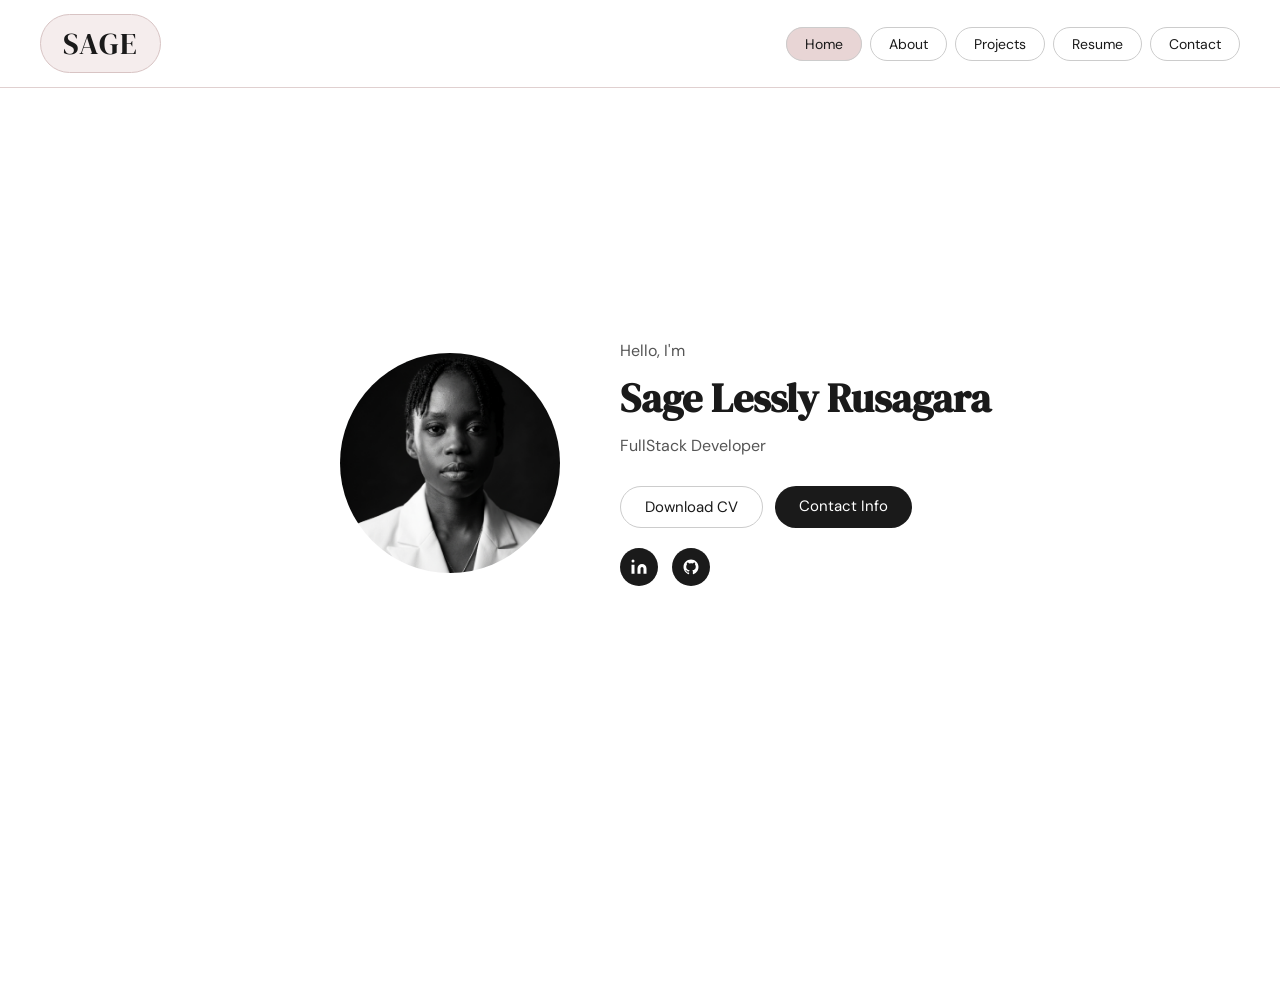
<file: index.html>
<!DOCTYPE html>
<html lang="en">
<head>
    <meta charset="UTF-8">
    <meta name="viewport" content="width=device-width, initial-scale=1.0">
    <link rel="stylesheet" href="style.css">
    <title>Home</title>
</head>
<body>
    <nav>
        <div class="logo">SAGE</div>
        <ul class="nav-links">
          <li><a href="#home" class="active">Home</a></li>
          <li><a href="about.html">About</a></li>
          <li><a href="projects.html">Projects</a></li>
          <li><a href="resume.html">Resume</a></li>
          <li><a href="contact.html">Contact</a></li>
        </ul>
    </nav>
    <section id="home">
        <div class="content">
          <img src="./Profile.png" alt="Sage" class="avatar">
          <div class="home-text">
            <p class="greeting">Hello, I'm</p>
            <h1>Sage Lessly Rusagara</h1>
            <p class="role">FullStack Developer</p>
            <div class="btn-group">
              <a href="#" class="btn btn-outline">Download CV</a>
              <a href="contact.html" class="btn btn-solid">Contact Info</a>
            </div>
    
            <div class="social-icons">
              <a href="#" aria-label="LinkedIn">
                <svg width="18" height="18" viewBox="0 0 24 24" fill="currentColor">
                  <path d="M16 8a6 6 0 016 6v7h-4v-7a2 2 0 00-2-2 2 2 0 00-2 2v7h-4v-7a6 6 0 016-6zM2 9h4v12H2z"/>
                  <circle cx="4" cy="4" r="2"/>
                </svg>
              </a>
              <a href="#" aria-label="GitHub">
                <svg width="18" height="18" viewBox="0 0 24 24" fill="currentColor">
                  <path d="M12 2C6.477 2 2 6.484 2 12.017c0 4.425 2.865 8.18 6.839 9.504.5.092.682-.217.682-.483 0-.237-.008-.868-.013-1.703-2.782.605-3.369-1.343-3.369-1.343-.454-1.158-1.11-1.466-1.11-1.466-.908-.62.069-.608.069-.608 1.003.07 1.531 1.032 1.531 1.032.892 1.53 2.341 1.088 2.91.832.092-.647.35-1.088.636-1.338-2.22-.253-4.555-1.113-4.555-4.951 0-1.093.39-1.988 1.029-2.688-.103-.253-.446-1.272.098-2.65 0 0 .84-.27 2.75 1.026A9.564 9.564 0 0112 6.844c.85.004 1.705.115 2.504.337 1.909-1.296 2.747-1.027 2.747-1.027.546 1.379.202 2.398.1 2.651.64.7 1.028 1.595 1.028 2.688 0 3.848-2.339 4.695-4.566 4.943.359.309.678.92.678 1.855 0 1.338-.012 2.419-.012 2.747 0 .268.18.58.688.482A10.019 10.019 0 0022 12.017C22 6.484 17.522 2 12 2z"/>
                </svg>
              </a>
            </div>
          </div>
        </div>
      </section>
    
</body>
</html>
</file>
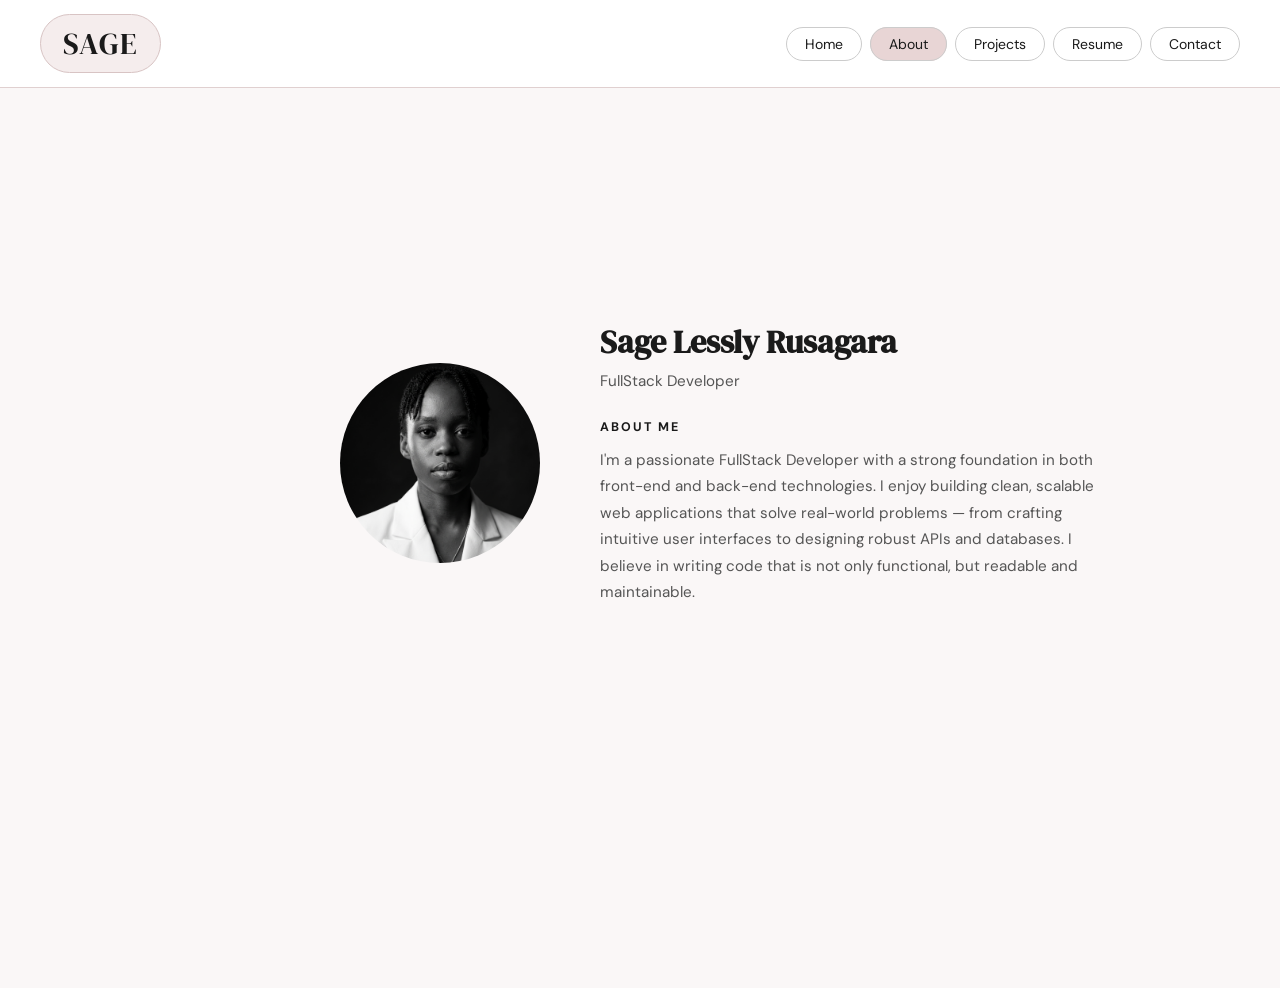
<file: about.html>
<!DOCTYPE html>
<html lang="en">
<head>
    <meta charset="UTF-8">
    <meta name="viewport" content="width=device-width, initial-scale=1.0">
    <link rel="stylesheet" href="style.css">
    <title>About</title>
</head>
<body>
    <nav>
        <div class="logo">SAGE</div>
        <ul class="nav-links">
          <li><a href="index.html">Home</a></li>
          <li><a href="#about" class="active">About</a></li>
          <li><a href="projects.html">Projects</a></li>
          <li><a href="resume.html">Resume</a></li>
          <li><a href="contact.html">Contact</a></li>
        </ul>
    </nav>
    <section id="about">
        <div class="content">
          <img src="./Profile.png" alt="Sage" class="avatar">
          <div class="about-text">
            <h2>Sage Lessly Rusagara</h2>
            <p class="role">FullStack Developer</p>
            <h3>About Me</h3>
            <p>
              I'm a passionate FullStack Developer with a strong foundation in both
              front-end and back-end technologies. I enjoy building clean, scalable
              web applications that solve real-world problems — from crafting
              intuitive user interfaces to designing robust APIs and databases. I
              believe in writing code that is not only functional, but readable and
              maintainable.
            </p>
          </div>
        </div>
    </section>
</body>
</html>
</file>
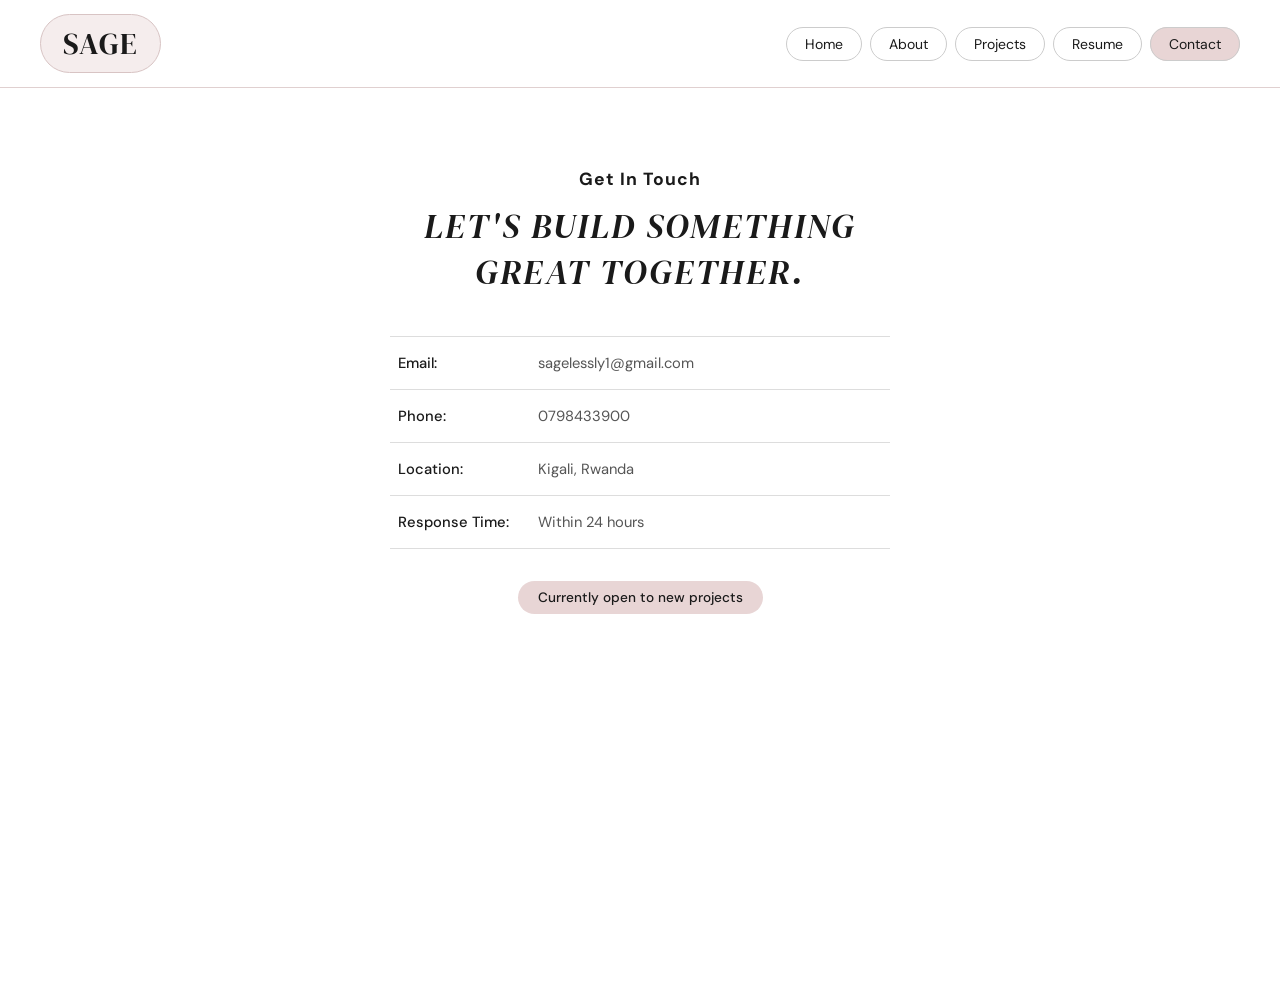
<file: contact.html>
<!DOCTYPE html>
<html lang="en">
<head>
    <meta charset="UTF-8">
    <meta name="viewport" content="width=device-width, initial-scale=1.0">
    <link rel="stylesheet" href="style.css">
    <title>Contact</title>
</head>
<body>
    <nav>
        <div class="logo">SAGE</div>
        <ul class="nav-links">
          <li><a href="index.html">Home</a></li>
          <li><a href="about.html">About</a></li>
          <li><a href="projects.html">Projects</a></li>
          <li><a href="resume.html">Resume</a></li>
          <li><a href="#contact" class="active">Contact</a></li>
        </ul>
    </nav>
    <section id="contact">
        <h2>Get In Touch</h2>
        <p class="contact-headline">Let's build something<br>great together.</p>
    
        <table class="contact-table">
          <tr>
            <td>Email:</td>
            <td>sagelessly1@gmail.com</td>
          </tr>
          <tr>
            <td>Phone:</td>
            <td>0798433900</td>
          </tr>
          <tr>
            <td>Location:</td>
            <td>Kigali, Rwanda</td>
          </tr>
          <tr>
            <td>Response Time:</td>
            <td>Within 24 hours</td>
          </tr>
        </table>
    
        <span class="available-badge">Currently open to new projects</span>
    </section>
    
</body>
</html>
</file>
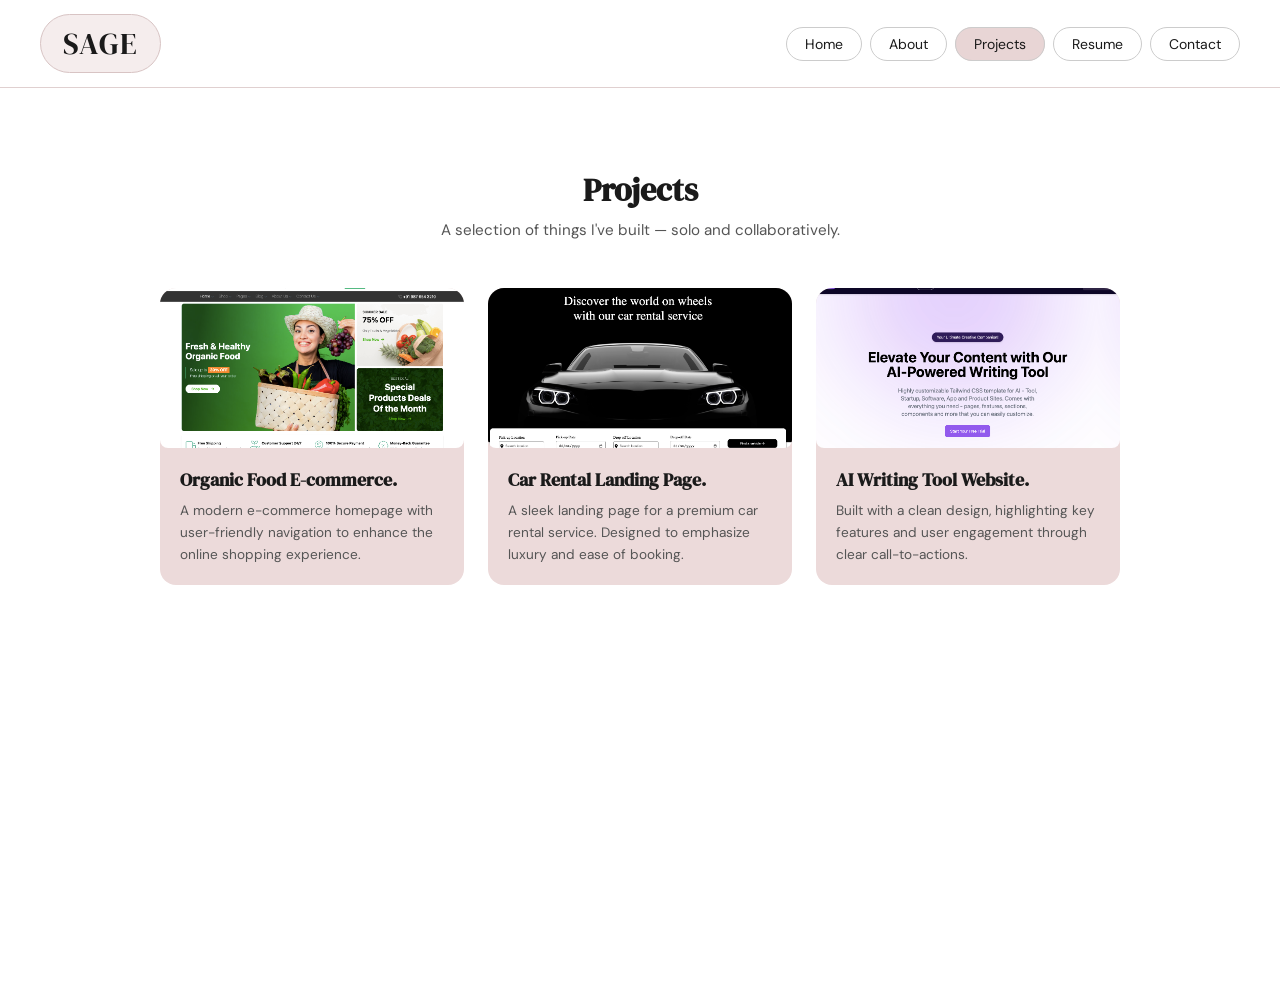
<file: projects.html>
<!DOCTYPE html>
<html lang="en">
<head>
    <meta charset="UTF-8">
    <meta name="viewport" content="width=device-width, initial-scale=1.0">
    <link rel="stylesheet" href="style.css">
    <title>Projects</title>
</head>
<body>
    <nav>
        <div class="logo">SAGE</div>
        <ul class="nav-links">
          <li><a href="index.html">Home</a></li>
          <li><a href="about.html">About</a></li>
          <li><a href="#projects" class="active">Projects</a></li>
          <li><a href="resume.html">Resume</a></li>
          <li><a href="contact.html">Contact</a></li>
        </ul>
    </nav>
    <section id="projects">
        <h2>Projects</h2>
        <p class="subtitle">A selection of things I've built — solo and collaboratively.</p>
        <div class="projects-grid">
            <div class="project-card">
            <img src="./Ecobazar.png" alt="Organic Food E-commerce" class="project-image">
            <div class="card-body">
              <h3>Organic Food E-commerce.</h3>
              <p>A modern e-commerce homepage with user-friendly navigation to enhance the online shopping experience.</p>
            </div>
            </div>

            <div class="project-card">
            <img src="./Car Rental.png" alt="Car Rental" class="project-image">
            <div class="card-body">
              <h3>Car Rental Landing Page.</h3>
              <p>A sleek landing page for a premium car rental service. Designed to emphasize luxury and ease of booking.</p>
            </div>
            </div>
    
            <div class="project-card">
            <img src="./AI tool.png" alt="AI Writing Tool" class="project-image">
            <div class="card-body">
              <h3>AI Writing Tool Website.</h3>
              <p>Built with a clean design, highlighting key features and user engagement through clear call-to-actions.</p>
            </div>
            </div>
        </div>
      </section>
    
    
</body>
</html>
</file>
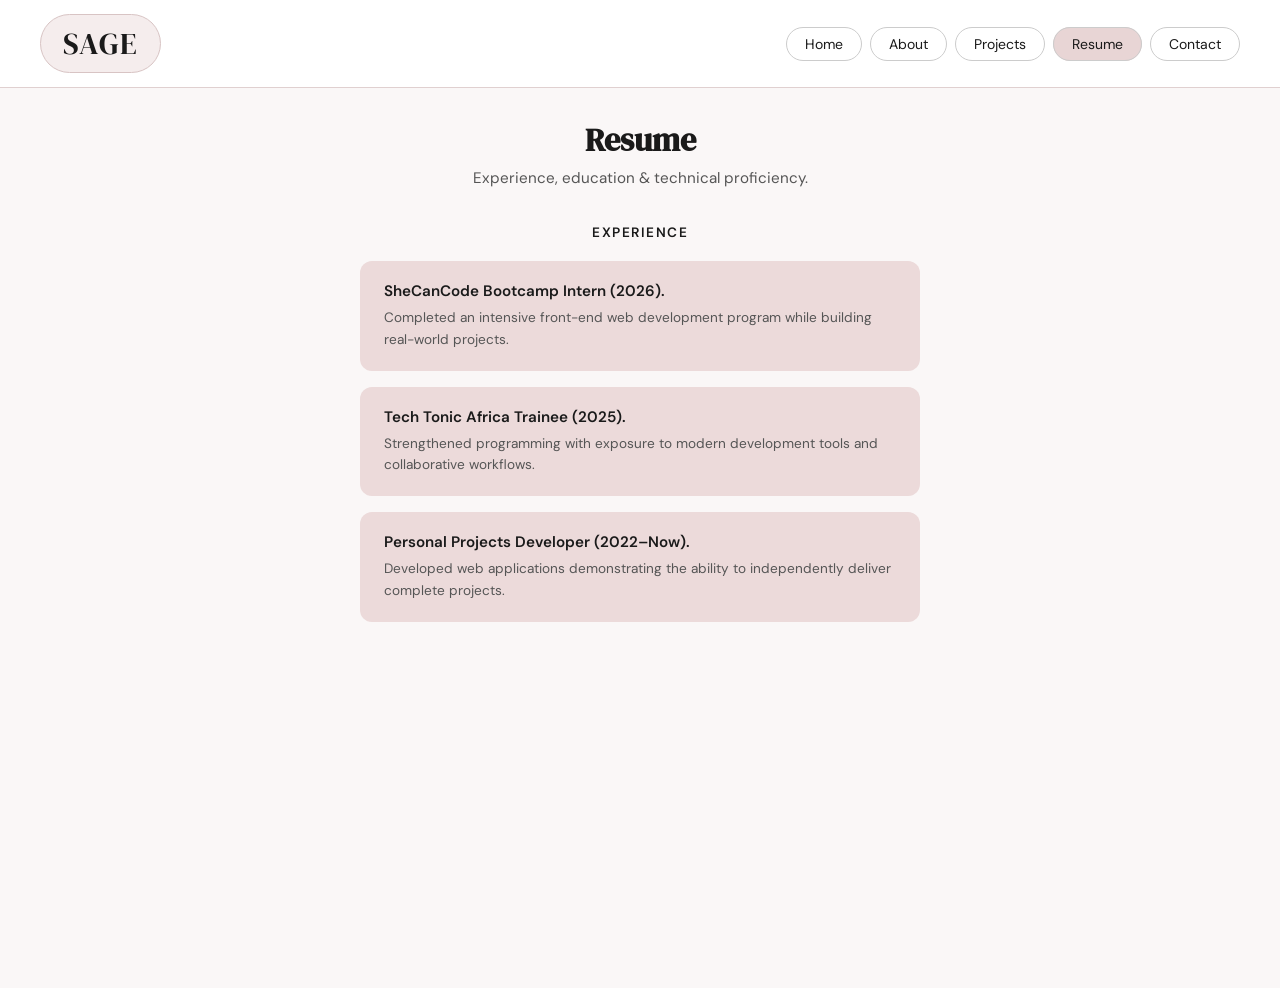
<file: resume.html>
<!DOCTYPE html>
<html lang="en">
<head>
    <meta charset="UTF-8">
    <meta name="viewport" content="width=device-width, initial-scale=1.0">
    <link rel="stylesheet" href="style.css">
    <title>Resume</title>
</head>
<body>
    <nav>
        <div class="logo">SAGE</div>
        <ul class="nav-links">
          <li><a href="index.html">Home</a></li>
          <li><a href="about.html">About</a></li>
          <li><a href="projects.html">Projects</a></li>
          <li><a href="#resume" class="active">Resume</a></li>
          <li><a href="contact.html">Contact</a></li>
        </ul>
      </nav>
    <section id="resume">
        <h2>Resume</h2>
        <p class="subtitle">Experience, education &amp; technical proficiency.</p>
        <h3>Experience</h3>

        <div class="resume-list">
          <div class="resume-item">
            <h4>SheCanCode Bootcamp Intern (2026).</h4>
            <p>Completed an intensive front-end web development program while building real-world projects.</p>
          </div>
          <div class="resume-item">
            <h4>Tech Tonic Africa Trainee (2025).</h4>
            <p>Strengthened programming with exposure to modern development tools and collaborative workflows.</p>
          </div>
          <div class="resume-item">
            <h4>Personal Projects Developer (2022–Now).</h4>
            <p>Developed web applications demonstrating the ability to independently deliver complete projects.</p>
          </div>
        </div>
      </section>
         
</body>
</html>
</file>
<file: style.css>
@import url('https://fonts.googleapis.com/css2?family=DM+Serif+Display:ital@0;1&family=DM+Sans:wght@300;400;500&display=swap');
/* ── CSS Variables ── */
:root {
    --pink:   #c9a8a8;
    --blush:  #e8d5d5;
    --card:   #ecdada;
    --black:  #1a1a1a;
    --grey:   #555;
    --white:  #ffffff;
    --nav-bg: #f5eded;
  }
  
  *{
      box-sizing: border-box;
      margin: 0;
      padding: 0;
    }  
  
  body {
    font-family: 'DM Sans', sans-serif;
    color: var(--black);
    background: var(--white);
  }
/* Navbar */
nav {
    position: sticky;
    top: 0;
    z-index: 100;
    background: var(--white);
    border-bottom: 1px solid #e0d0d0;
    display: flex;
    align-items: center;
    justify-content: space-between;
    padding: 14px 40px;
  }
  .logo {
    font-family: 'DM Serif Display', serif;
    font-size: 30px;
    background: var(--nav-bg);
    border: 1px solid #d8c4c4;
    border-radius: 30px;
    padding: 8px 22px;
    letter-spacing: 1px;
  }
  .nav-links {
    display: flex;
    gap: 8px;
    list-style: none;
  }
  .nav-links a {
    text-decoration: none;
    color: var(--black);
    font-size: 14px;
    padding: 7px 18px;
    border: 1px solid #ccc;
    border-radius: 20px;
  }
  .nav-links a:hover,
  .nav-links a.active { background: var(--blush); }

/* Section */
section {
    min-height: 100vh;
    padding: 80px 40px;
    display: flex;
    align-items: center;
  }
  
  /* Home */
  #home .content {
    display: flex;
    align-items: center;
    gap: 60px;
    max-width: 800px;
    margin-bottom: 150px;
    margin-left: 300px;
  
  }
  .avatar {
    width: 220px;
    height: 220px;
    border-radius: 50%;
    background: var(--pink);
    object-fit: cover;
  }
  .home-text .greeting {
    font-size: 16px;
    color: var(--grey);
    margin-bottom: 10px;
  }
  .home-text h1 {
    font-family: 'DM Serif Display', serif;
    font-size: 40px;
    margin-bottom: 10px;
  }
  .home-text .role {
    font-size: 16px;
    color: var(--grey);
    margin-bottom: 30px;
  }
  .btn-group { display: flex; gap: 12px; flex-wrap: wrap; }
  .btn {
    padding: 10px 24px;
    border-radius: 30px;
    font-size: 15px;
    cursor: pointer;
    text-decoration: none;
    font-family: 'DM Sans', sans-serif;
  }
  .btn:hover { opacity: 0.8; }
  .btn-outline { border: 1px solid #ccc; color: var(--black); background: transparent; }
  .btn-solid   { border: none; background: var(--black); color: var(--white); }
  .social-icons { display: flex; gap: 14px; margin-top: 20px; }
  .social-icons a {
    display: inline-flex;
    align-items: center;
    justify-content: center;
    width: 38px; height: 38px;
    border-radius: 50%;
    background: var(--black);
    color: var(--white);
    text-decoration: none;
    font-size: 1rem;
  }
  .social-icons a:hover {
       background: var(--pink); 
       color: var(--black); 
  }
  /* About */
#about { 
    background: #faf7f7; 
}
#about .content {
  display: flex;
  align-items: center;
  gap: 60px;
  max-width: 900px;
  margin-bottom: 150px;
  margin-left: 300px;
}
#about .avatar { 
    width: 200px; 
    height: 200px; 
}
.about-text h2 {
  font-family: 'DM Serif Display', serif;
  font-size: 2rem;
  margin-bottom: 4px;
}
.about-text .role { 
    font-size: 0.95rem; color: var(--grey); 
    margin-bottom: 24px; 
}
.about-text h3 {
  font-size: 0.78rem;
  letter-spacing: 2px;
  text-transform: uppercase;
  margin-bottom: 12px;
  color: var(--black);
}
.about-text p {
  font-size: 0.95rem;
  line-height: 1.75;
  color: var(--grey);
  max-width: 520px;
}
/* Projects */
#projects { display: block; padding: 80px 40px; }
#projects h2 {
  font-family: 'DM Serif Display', serif;
  font-size: 2rem;
  text-align: center;
  margin-bottom: 8px;
}
#projects .subtitle {
  text-align: center;
  color: var(--grey);
  font-size: 0.95rem;
  margin-bottom: 48px;
}
.projects-grid {
  display: grid;
  grid-template-columns: repeat(auto-fit, minmax(250px, 1fr));
  gap: 24px;
  max-width: 960px;
  margin: 0 auto;
}
.project-card {
  background: var(--card);
  border-radius: 16px;
  overflow: hidden;
}
.project-image {
    width: 100%;
    height: auto;
    border-radius: 8px;
}
.project-card:hover { 
    transform: translateY(-4px); 
}
.project-card img {
  width: 100%;
  height: 160px;
  object-fit: cover;
  display: block;
}
.project-card .img-placeholder {
  width: 100%;
  height: 160px;
  display: flex;
  align-items: center;
  justify-content: center;
  font-size: 0.75rem;
  color: #888;
  background: #ddd;
}
.project-card .card-body { padding: 20px; }
.project-card h3 {
  font-family: 'DM Serif Display', serif;
  font-size: 1.1rem;
  margin-bottom: 8px;
}
.project-card p {
  font-size: 0.85rem;
  color: var(--grey);
  line-height: 1.6;
}
/* Resume */
#resume { 
    padding: 30px 40px;
    background: #faf7f7;
    display: flex; 
    flex-direction: column; 
    align-items: center; 
    min-height: 100vh; 
}
#resume h2 {
  font-family: 'DM Serif Display', serif;
  font-size: 2rem;
  margin-bottom: 6px;
}
#resume .subtitle { 
    color: var(--grey); 
    font-size: 0.95rem; 
    margin-bottom: 36px; 
}
#resume h3 {
  font-size: 0.85rem;
  letter-spacing: 1.5px;
  text-transform: uppercase;
  font-weight: 600;
  margin-bottom: 20px;
}
.resume-list { 
    display: flex;
    flex-direction: column; 
    gap: 16px; 
    max-width: 560px;    
}
.resume-item {
    background: var(--card);
    border-radius: 12px;
    padding: 20px 24px;
}
.resume-item h4 {
  font-size: 0.95rem;
  font-weight: 600;
  margin-bottom: 6px;
}
.resume-item p {
  font-size: 0.85rem;
  color: var(--grey);
  line-height: 1.6;
}
/* Contact */
#contact { display: block; padding: 80px 40px; text-align: center; }
#contact h2 {
  font-size: 1.1rem;
  letter-spacing: 1px;
  margin-bottom: 14px;
}
.contact-headline {
  font-family: 'DM Serif Display', serif;
  font-size: 2.2rem;
  line-height: 1.3;
  letter-spacing: 2px;
  text-transform: uppercase;
  margin-bottom: 40px;
  font-style: italic;
}
.contact-table {
  max-width: 500px;
  margin: 0 auto 32px;
  border-collapse: collapse;
  width: 100%;
}
.contact-table tr { border-top: 1px solid #ddd; }
.contact-table tr:last-child { border-bottom: 1px solid #ddd; }
.contact-table td {
  padding: 16px 8px;
  text-align: left;
  font-size: 0.92rem;
}
.contact-table td:first-child { font-weight: 500; width: 140px; }
.contact-table td:last-child { color: var(--grey); }
.available-badge {
  display: inline-block;
  font-size: 0.85rem;
  font-weight: 500;
  padding: 8px 20px;
  border-radius: 20px;
  background: var(--blush);
  color: var(--black);
}
</file>
